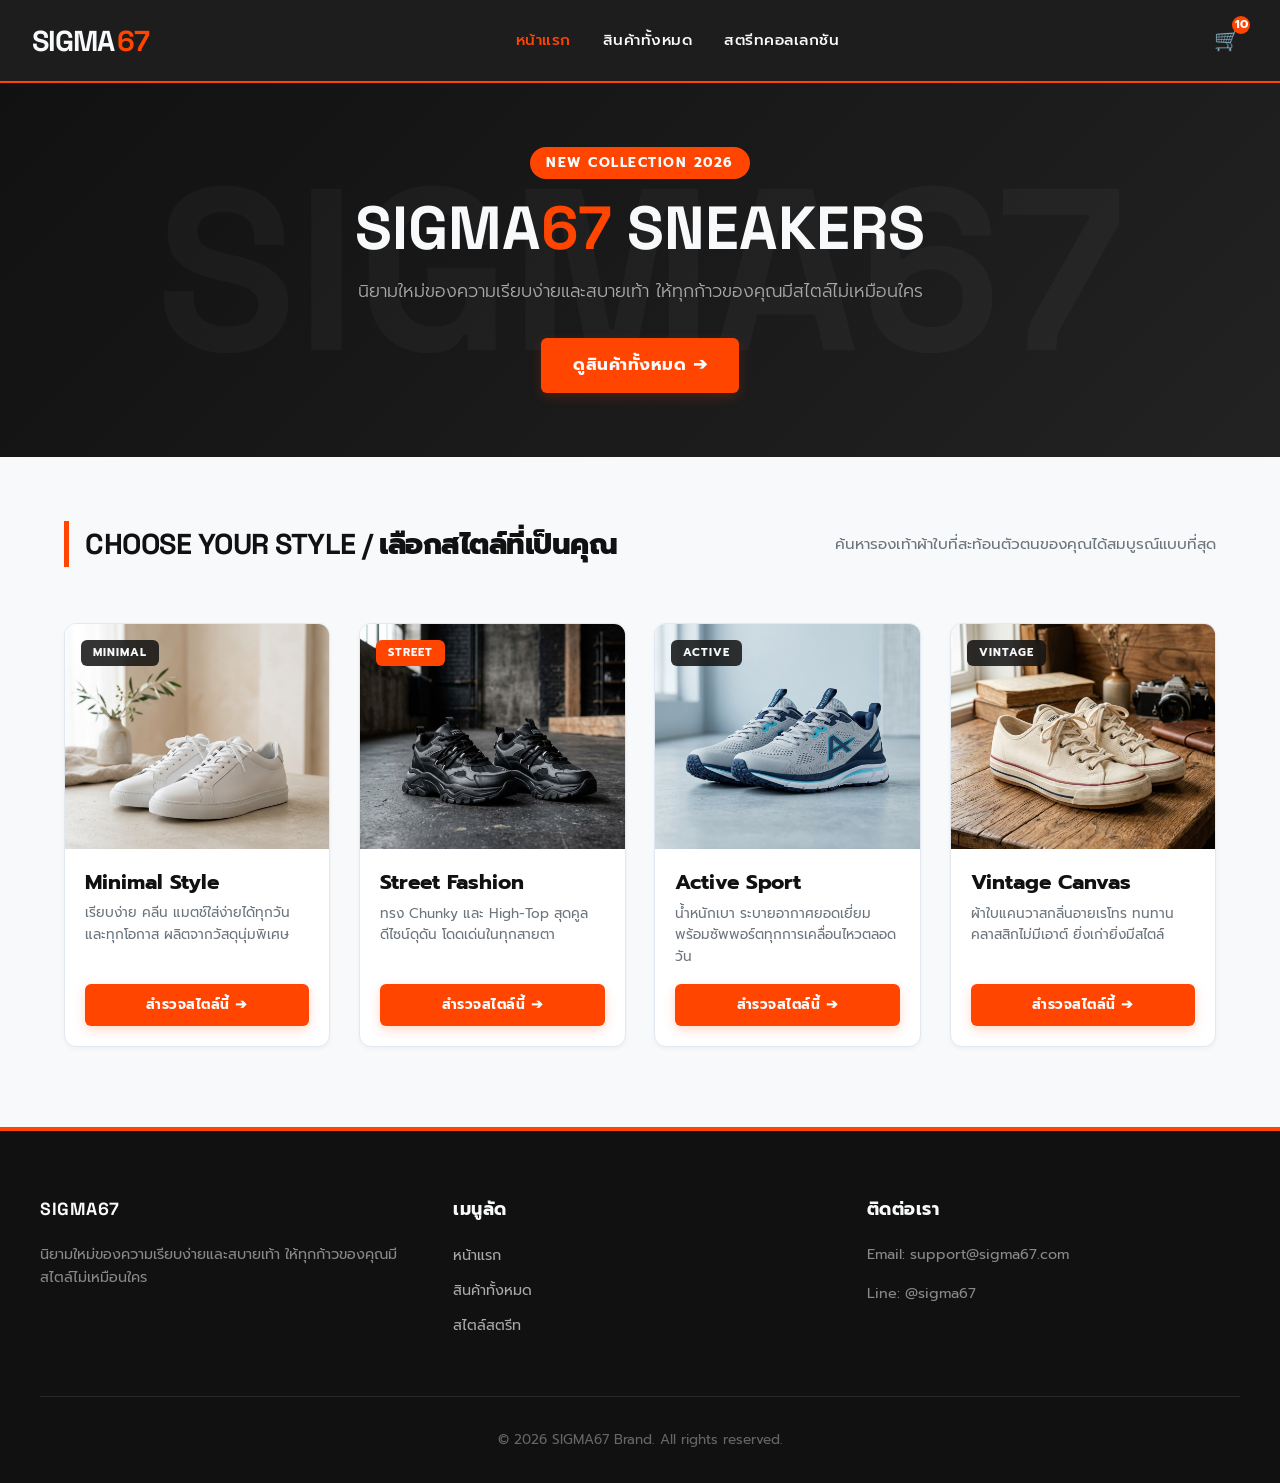
<file: index.html>
<!DOCTYPE html>
<html lang="th">
<head>
  <meta charset="UTF-8">
  <meta name="viewport" content="width=device-width, initial-scale=1.0">
  <title>SIGMA67 - นิยามใหม่ของความเรียบง่ายและสบายเท้า</title>
  <link rel="stylesheet" href="style.css">
</head>
<body>

  <!-- Navigation Bar -->
  <header class="navbar">
    <a href="index.html" class="brand-logo">
      SIGMA<span>67</span>
    </a>
    <nav>
      <ul class="nav-links">
        <li><a href="index.html" class="nav-link active">หน้าแรก</a></li>
        <li><a href="product.html" class="nav-link">สินค้าทั้งหมด</a></li>
        <li><a href="product.html?style=street" class="nav-link">สตรีทคอลเลกชัน</a></li>
      </ul>
    </nav>
    <div class="nav-actions">
      <a href="product.html" class="cart-btn" aria-label="สินค้าในตะกร้า">
        🛒
        <span class="cart-badge">10</span>
      </a>
    </div>
  </header>

  <!-- Hero Section -->
  <section class="hero-section">
    <div class="hero-content">
      <span class="hero-tag">NEW COLLECTION 2026</span>
      <h1 class="hero-title">SIGMA<span>67</span> SNEAKERS</h1>
      <p class="hero-subtitle">นิยามใหม่ของความเรียบง่ายและสบายเท้า ให้ทุกก้าวของคุณมีสไตล์ไม่เหมือนใคร</p>
      <a href="product.html" class="btn-buy" style="font-size: 1.05rem; padding: 0.9rem 2rem; display: inline-flex;">
        ดูสินค้าทั้งหมด ➔
      </a>
    </div>
  </section>

  <!-- Category / Styles Section -->
  <main class="filter-container" style="margin-top: 4rem; margin-bottom: 5rem;">
    <div class="filter-header" style="margin-bottom: 2rem;">
      <h2 class="section-title">CHOOSE YOUR STYLE / เลือกสไตล์ที่เป็นคุณ</h2>
      <p style="color: var(--text-muted); font-size: 0.95rem;">ค้นหารองเท้าผ้าใบที่สะท้อนตัวตนของคุณได้สมบูรณ์แบบที่สุด</p>
    </div>

    <!-- 4 Styles Grid Cards -->
    <div class="product-grid" style="grid-template-columns: repeat(auto-fit, minmax(240px, 1fr)); gap: 1.8rem;">
      
      <!-- Minimal Style Card -->
      <a href="product.html?style=minimal" class="product-card" style="text-decoration: none;">
        <span class="style-badge">MINIMAL</span>
        <div class="product-img-wrapper" style="padding-top: 85%;">
          <img src="images/minimal.jpg" alt="Minimal Style" class="product-img" onerror="this.src='https://via.placeholder.com/400x300?text=MINIMAL+STYLE'">
        </div>
        <div class="product-info" style="align-items: flex-start;">
          <h3 class="product-name" style="font-size: 1.3rem;">Minimal Style</h3>
          <p class="product-description" style="-webkit-line-clamp: 3;">เรียบง่าย คลีน แมตช์ใส่ง่ายได้ทุกวันและทุกโอกาส ผลิตจากวัสดุนุ่มพิเศษ</p>
          <span class="btn-buy" style="margin-top: auto; width: 100%; text-align: center;">สำรวจสไตล์นี้ ➔</span>
        </div>
      </a>

      <!-- Street Style Card -->
      <a href="product.html?style=street" class="product-card" style="text-decoration: none;">
        <span class="style-badge" style="background-color: var(--accent-color);">STREET</span>
        <div class="product-img-wrapper" style="padding-top: 85%;">
          <img src="images/street.jpg" alt="Street Style" class="product-img" onerror="this.src='https://via.placeholder.com/400x300?text=STREET+STYLE'">
        </div>
        <div class="product-info" style="align-items: flex-start;">
          <h3 class="product-name" style="font-size: 1.3rem;">Street Fashion</h3>
          <p class="product-description" style="-webkit-line-clamp: 3;">ทรง Chunky และ High-Top สุดคูล ดีไซน์ดุดัน โดดเด่นในทุกสายตา</p>
          <span class="btn-buy" style="margin-top: auto; width: 100%; text-align: center;">สำรวจสไตล์นี้ ➔</span>
        </div>
      </a>

      <!-- Active Style Card -->
      <a href="product.html?style=active" class="product-card" style="text-decoration: none;">
        <span class="style-badge">ACTIVE</span>
        <div class="product-img-wrapper" style="padding-top: 85%;">
          <img src="images/active.jpg" alt="Active Style" class="product-img" onerror="this.src='https://via.placeholder.com/400x300?text=ACTIVE+STYLE'">
        </div>
        <div class="product-info" style="align-items: flex-start;">
          <h3 class="product-name" style="font-size: 1.3rem;">Active Sport</h3>
          <p class="product-description" style="-webkit-line-clamp: 3;">น้ำหนักเบา ระบายอากาศยอดเยี่ยม พร้อมซัพพอร์ตทุกการเคลื่อนไหวตลอดวัน</p>
          <span class="btn-buy" style="margin-top: auto; width: 100%; text-align: center;">สำรวจสไตล์นี้ ➔</span>
        </div>
      </a>

      <!-- Vintage Style Card -->
      <a href="product.html?style=vintage" class="product-card" style="text-decoration: none;">
        <span class="style-badge">VINTAGE</span>
        <div class="product-img-wrapper" style="padding-top: 85%;">
          <img src="images/vintage.jpg" alt="Vintage Style" class="product-img" onerror="this.src='https://via.placeholder.com/400x300?text=VINTAGE+STYLE'">
        </div>
        <div class="product-info" style="align-items: flex-start;">
          <h3 class="product-name" style="font-size: 1.3rem;">Vintage Canvas</h3>
          <p class="product-description" style="-webkit-line-clamp: 3;">ผ้าใบแคนวาสกลิ่นอายเรโทร ทนทาน คลาสสิกไม่มีเอาต์ ยิ่งเก่ายิ่งมีสไตล์</p>
          <span class="btn-buy" style="margin-top: auto; width: 100%; text-align: center;">สำรวจสไตล์นี้ ➔</span>
        </div>
      </a>

    </div>
  </main>

  <!-- Footer -->
  <footer class="footer">
    <div class="footer-container">
      <div class="footer-col">
        <h4>SIGMA67</h4>
        <p>นิยามใหม่ของความเรียบง่ายและสบายเท้า ให้ทุกก้าวของคุณมีสไตล์ไม่เหมือนใคร</p>
      </div>
      <div class="footer-col">
        <h4>เมนูลัด</h4>
        <ul class="footer-links">
          <li><a href="index.html">หน้าแรก</a></li>
          <li><a href="product.html">สินค้าทั้งหมด</a></li>
          <li><a href="product.html?style=street">สไตล์สตรีท</a></li>
        </ul>
      </div>
      <div class="footer-col">
        <h4>ติดต่อเรา</h4>
        <p>Email: support@sigma67.com</p>
        <p>Line: @sigma67</p>
      </div>
    </div>
    <div class="footer-bottom">
      <p>&copy; 2026 SIGMA67 Brand. All rights reserved.</p>
    </div>
  </footer>

  <script src="script.js"></script>
</body>
</html>
</file>
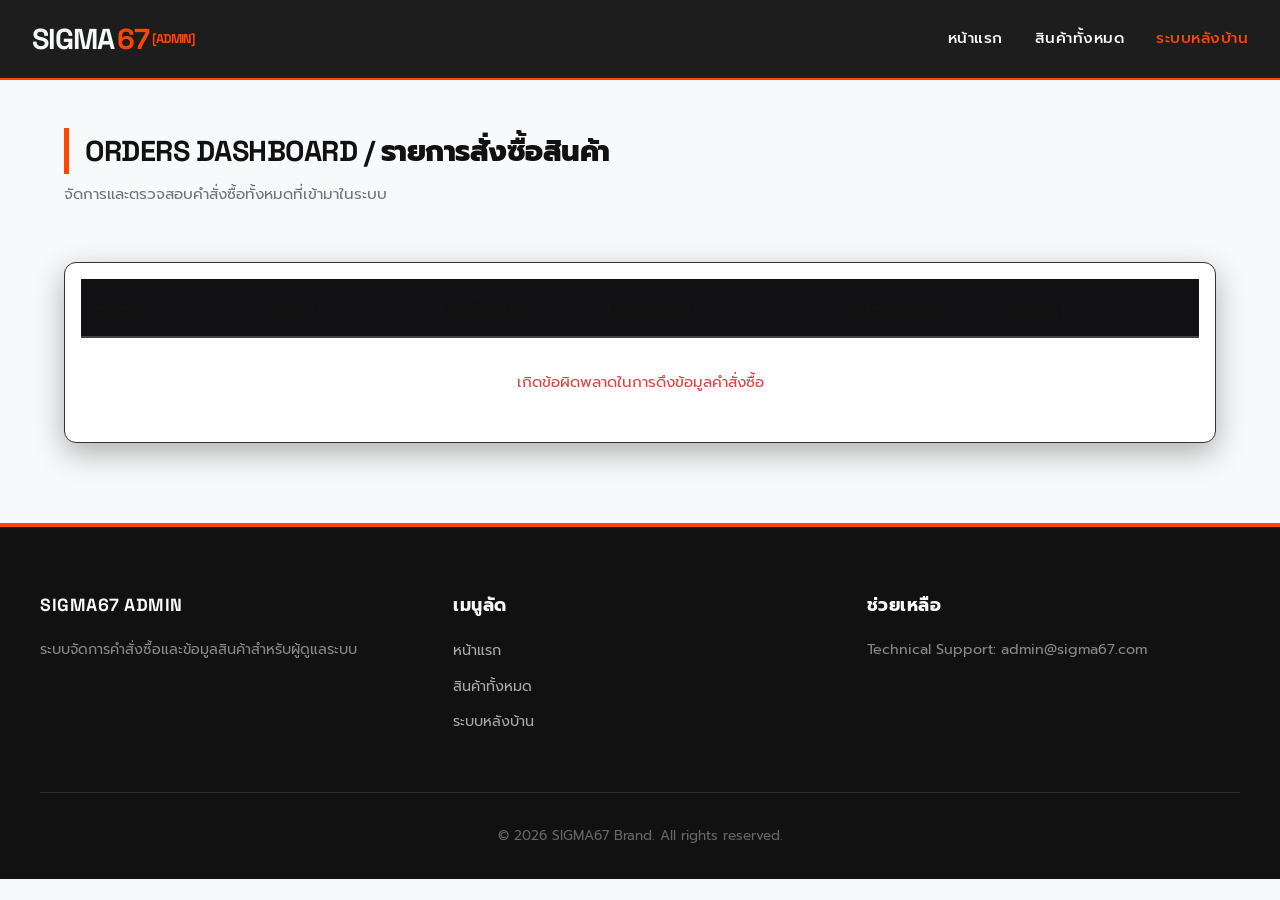
<file: admin.html>
<!DOCTYPE html>
<html lang="th">
<head>
  <meta charset="UTF-8">
  <meta name="viewport" content="width=device-width, initial-scale=1.0">
  <title>ระบบจัดการคำสั่งซื้อ Admin - SIGMA67</title>
  <link rel="stylesheet" href="style.css">
</head>
<body>

  <!-- Navigation Bar -->
  <header class="navbar">
    <a href="index.html" class="brand-logo">
      SIGMA<span>67</span> <small style="font-size: 0.8rem; color: var(--accent-color, #ff4757);">[ADMIN]</small>
    </a>
    <nav>
      <ul class="nav-links">
        <li><a href="index.html" class="nav-link">หน้าแรก</a></li>
        <li><a href="product.html" class="nav-link">สินค้าทั้งหมด</a></li>
        <li><a href="admin.html" class="nav-link active">ระบบหลังบ้าน</a></li>
      </ul>
    </nav>
  </header>

  <!-- Admin Dashboard Container -->
  <main class="filter-container" style="max-width: 1200px; margin-top: 3rem; margin-bottom: 5rem;">
    <div class="filter-header" style="display: flex; justify-content: space-between; align-items: center; flex-wrap: wrap; gap: 1rem; margin-bottom: 2rem;">
      <div>
        <h1 class="section-title" style="margin-bottom: 0.5rem;">ORDERS DASHBOARD / รายการสั่งซื้อสินค้า</h1>
        <p style="color: var(--text-muted); font-size: 0.95rem;">จัดการและตรวจสอบคำสั่งซื้อทั้งหมดที่เข้ามาในระบบ</p>
      </div>
    </div>

    <!-- Table Container with horizontal overflow for mobile -->
    <div style="overflow-x: auto; background: var(--bg-card, #1e1e24); border-radius: 12px; border: 1px solid var(--border-color, #333); box-shadow: 0 10px 30px rgba(0,0,0,0.3); padding: 1rem;">
      <table id="ordersTable" style="width: 100%; border-collapse: collapse; text-align: left; font-size: 0.95rem;">
        <thead>
          <tr style="border-bottom: 2px solid var(--border-color, #444); background: #121214;">
            <th style="padding: 1rem; font-weight: 600; min-width: 140px;">วันเวลา</th>
            <th style="padding: 1rem; font-weight: 600; min-width: 150px;">ชื่อลูกค้า</th>
            <th style="padding: 1rem; font-weight: 600; min-width: 140px;">เบอร์โทร/Line</th>
            <th style="padding: 1rem; font-weight: 600; min-width: 200px;">รายการสินค้า</th>
            <th style="padding: 1rem; font-weight: 600; min-width: 120px;">จำนวนเงินรวม</th>
            <th style="padding: 1rem; font-weight: 600; min-width: 180px;">หมายเหตุ</th>
          </tr>
        </thead>
        <tbody id="ordersTableBody">
          <!-- Dynamically populated by script.js -->
        </tbody>
      </table>
    </div>
  </main>

  <!-- Footer -->
  <footer class="footer">
    <div class="footer-container">
      <div class="footer-col">
        <h4>SIGMA67 Admin</h4>
        <p>ระบบจัดการคำสั่งซื้อและข้อมูลสินค้าสำหรับผู้ดูแลระบบ</p>
      </div>
      <div class="footer-col">
        <h4>เมนูลัด</h4>
        <ul class="footer-links">
          <li><a href="index.html">หน้าแรก</a></li>
          <li><a href="product.html">สินค้าทั้งหมด</a></li>
          <li><a href="admin.html">ระบบหลังบ้าน</a></li>
        </ul>
      </div>
      <div class="footer-col">
        <h4>ช่วยเหลือ</h4>
        <p>Technical Support: admin@sigma67.com</p>
      </div>
    </div>
    <div class="footer-bottom">
      <p>&copy; 2026 SIGMA67 Brand. All rights reserved.</p>
    </div>
  </footer>

  <script src="script.js"></script>
</body>
</html>
</file>
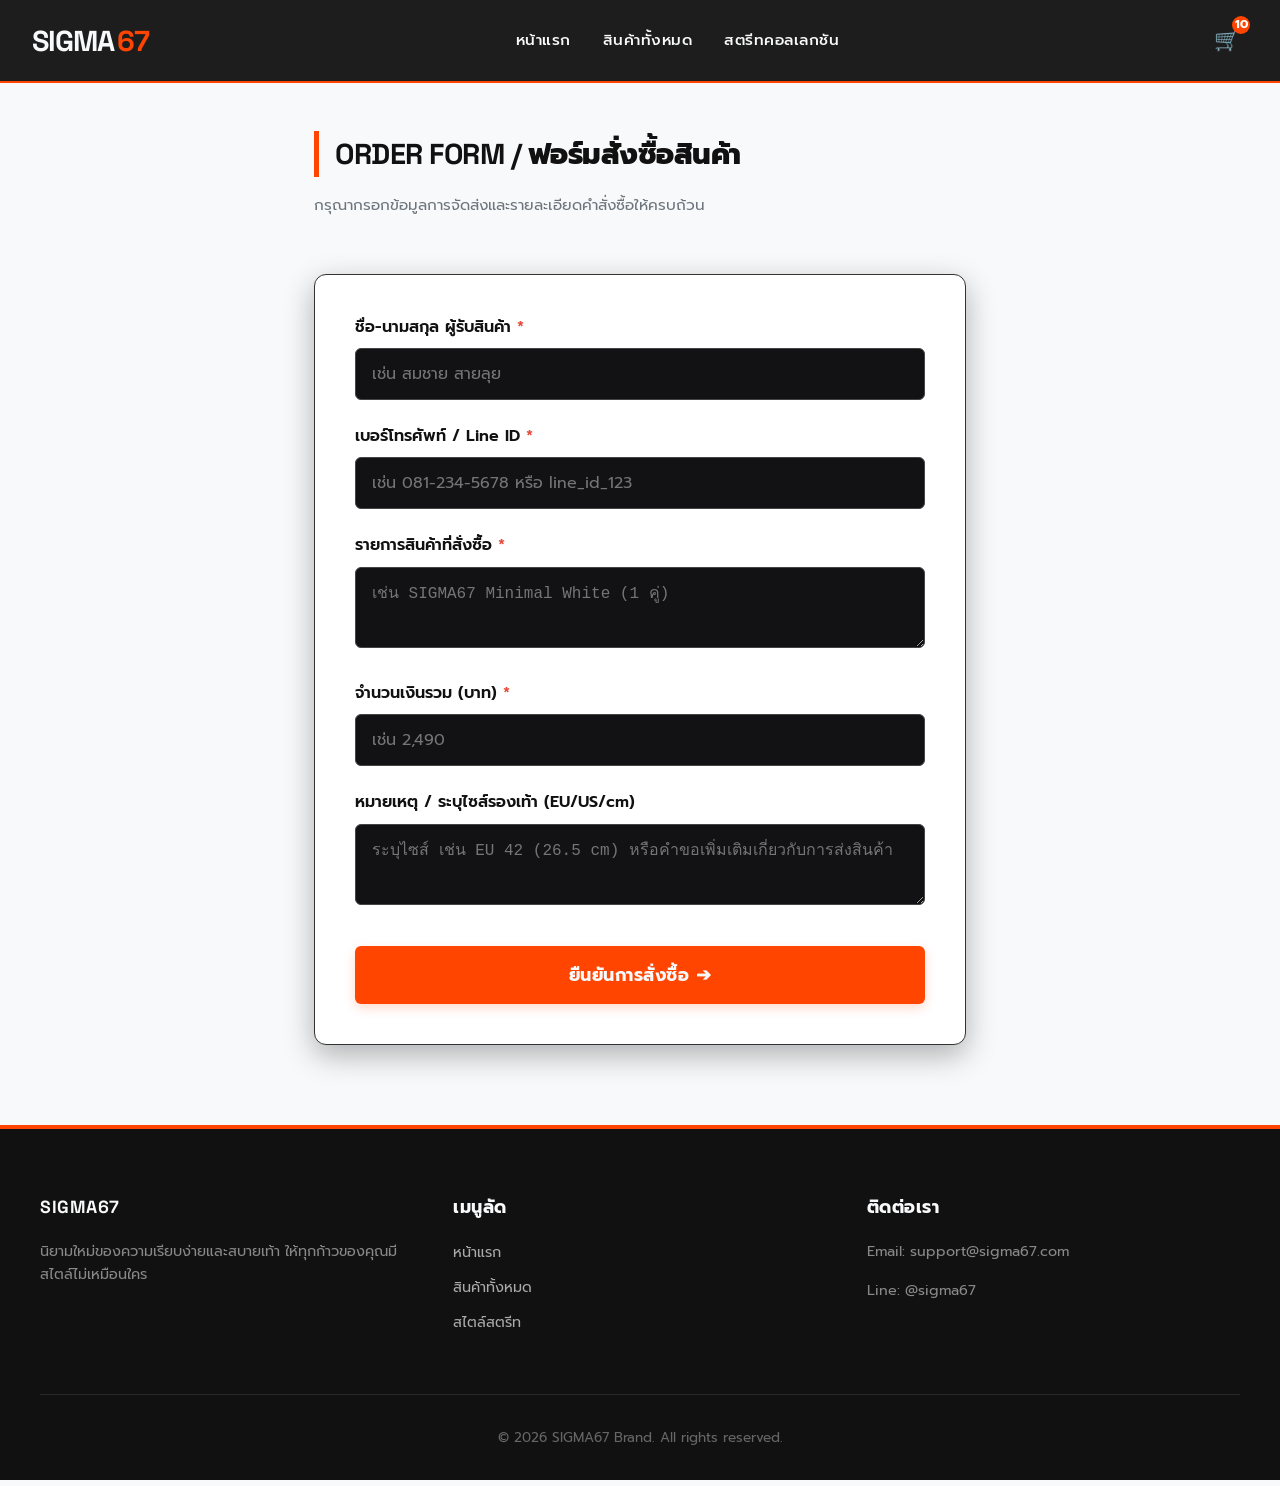
<file: order.html>
<!DOCTYPE html>
<html lang="th">
<head>
  <meta charset="UTF-8">
  <meta name="viewport" content="width=device-width, initial-scale=1.0">
  <title>สั่งซื้อสินค้า - SIGMA67 SNEAKERS</title>
  <link rel="stylesheet" href="style.css">
</head>
<body>

  <!-- Navigation Bar -->
  <header class="navbar">
    <a href="index.html" class="brand-logo">
      SIGMA<span>67</span>
    </a>
    <nav>
      <ul class="nav-links">
        <li><a href="index.html" class="nav-link">หน้าแรก</a></li>
        <li><a href="product.html" class="nav-link">สินค้าทั้งหมด</a></li>
        <li><a href="product.html?style=street" class="nav-link">สตรีทคอลเลกชัน</a></li>
      </ul>
    </nav>
    <div class="nav-actions">
      <a href="product.html" class="cart-btn" aria-label="สินค้าในตะกร้า">
        🛒
        <span class="cart-badge">10</span>
      </a>
    </div>
  </header>

  <!-- Order Form Section -->
  <main class="filter-container" style="max-width: 700px; margin-top: 3rem; margin-bottom: 5rem;">
    <div class="filter-header" style="text-align: center; margin-bottom: 2rem;">
      <h1 class="section-title">ORDER FORM / ฟอร์มสั่งซื้อสินค้า</h1>
      <p style="color: var(--text-muted); font-size: 0.95rem;">กรุณากรอกข้อมูลการจัดส่งและรายละเอียดคำสั่งซื้อให้ครบถ้วน</p>
    </div>

    <form id="orderForm" class="order-form-card" style="background: var(--bg-card, #1e1e24); padding: 2.5rem; border-radius: 12px; border: 1px solid var(--border-color, #333); box-shadow: 0 10px 30px rgba(0,0,0,0.3);">
      
      <div class="form-group" style="margin-bottom: 1.5rem;">
        <label for="customerName" style="display: block; margin-bottom: 0.5rem; font-weight: 600;">ชื่อ-นามสกุล ผู้รับสินค้า <span style="color: #e74c3c;">*</span></label>
        <input type="text" id="customerName" name="customerName" required placeholder="เช่น สมชาย สายลุย" style="width: 100%; padding: 0.8rem 1rem; border-radius: 6px; border: 1px solid #444; background: #121214; color: #fff; font-size: 1rem;">
      </div>

      <div class="form-group" style="margin-bottom: 1.5rem;">
        <label for="contact" style="display: block; margin-bottom: 0.5rem; font-weight: 600;">เบอร์โทรศัพท์ / Line ID <span style="color: #e74c3c;">*</span></label>
        <input type="text" id="contact" name="contact" required placeholder="เช่น 081-234-5678 หรือ line_id_123" style="width: 100%; padding: 0.8rem 1rem; border-radius: 6px; border: 1px solid #444; background: #121214; color: #fff; font-size: 1rem;">
      </div>

      <div class="form-group" style="margin-bottom: 1.5rem;">
        <label for="items" style="display: block; margin-bottom: 0.5rem; font-weight: 600;">รายการสินค้าที่สั่งซื้อ <span style="color: #e74c3c;">*</span></label>
        <textarea id="items" name="items" required rows="3" placeholder="เช่น SIGMA67 Minimal White (1 คู่)" style="width: 100%; padding: 0.8rem 1rem; border-radius: 6px; border: 1px solid #444; background: #121214; color: #fff; font-size: 1rem; resize: vertical;"></textarea>
      </div>

      <div class="form-group" style="margin-bottom: 1.5rem;">
        <label for="total" style="display: block; margin-bottom: 0.5rem; font-weight: 600;">จำนวนเงินรวม (บาท) <span style="color: #e74c3c;">*</span></label>
        <input type="text" id="total" name="total" required placeholder="เช่น 2,490" style="width: 100%; padding: 0.8rem 1rem; border-radius: 6px; border: 1px solid #444; background: #121214; color: #fff; font-size: 1rem;">
      </div>

      <div class="form-group" style="margin-bottom: 2rem;">
        <label for="note" style="display: block; margin-bottom: 0.5rem; font-weight: 600;">หมายเหตุ / ระบุไซส์รองเท้า (EU/US/cm)</label>
        <textarea id="note" name="note" rows="3" placeholder="ระบุไซส์ เช่น EU 42 (26.5 cm) หรือคำขอเพิ่มเติมเกี่ยวกับการส่งสินค้า" style="width: 100%; padding: 0.8rem 1rem; border-radius: 6px; border: 1px solid #444; background: #121214; color: #fff; font-size: 1rem; resize: vertical;"></textarea>
      </div>

      <button type="submit" class="btn-buy" style="width: 100%; padding: 1rem; font-size: 1.1rem; border: none; cursor: pointer; text-align: center; justify-content: center;">
        ยืนยันการสั่งซื้อ ➔
      </button>

    </form>
  </main>

  <!-- Footer -->
  <footer class="footer">
    <div class="footer-container">
      <div class="footer-col">
        <h4>SIGMA67</h4>
        <p>นิยามใหม่ของความเรียบง่ายและสบายเท้า ให้ทุกก้าวของคุณมีสไตล์ไม่เหมือนใคร</p>
      </div>
      <div class="footer-col">
        <h4>เมนูลัด</h4>
        <ul class="footer-links">
          <li><a href="index.html">หน้าแรก</a></li>
          <li><a href="product.html">สินค้าทั้งหมด</a></li>
          <li><a href="product.html?style=street">สไตล์สตรีท</a></li>
        </ul>
      </div>
      <div class="footer-col">
        <h4>ติดต่อเรา</h4>
        <p>Email: support@sigma67.com</p>
        <p>Line: @sigma67</p>
      </div>
    </div>
    <div class="footer-bottom">
      <p>&copy; 2026 SIGMA67 Brand. All rights reserved.</p>
    </div>
  </footer>

  <script src="script.js"></script>
</body>
</html>
</file>
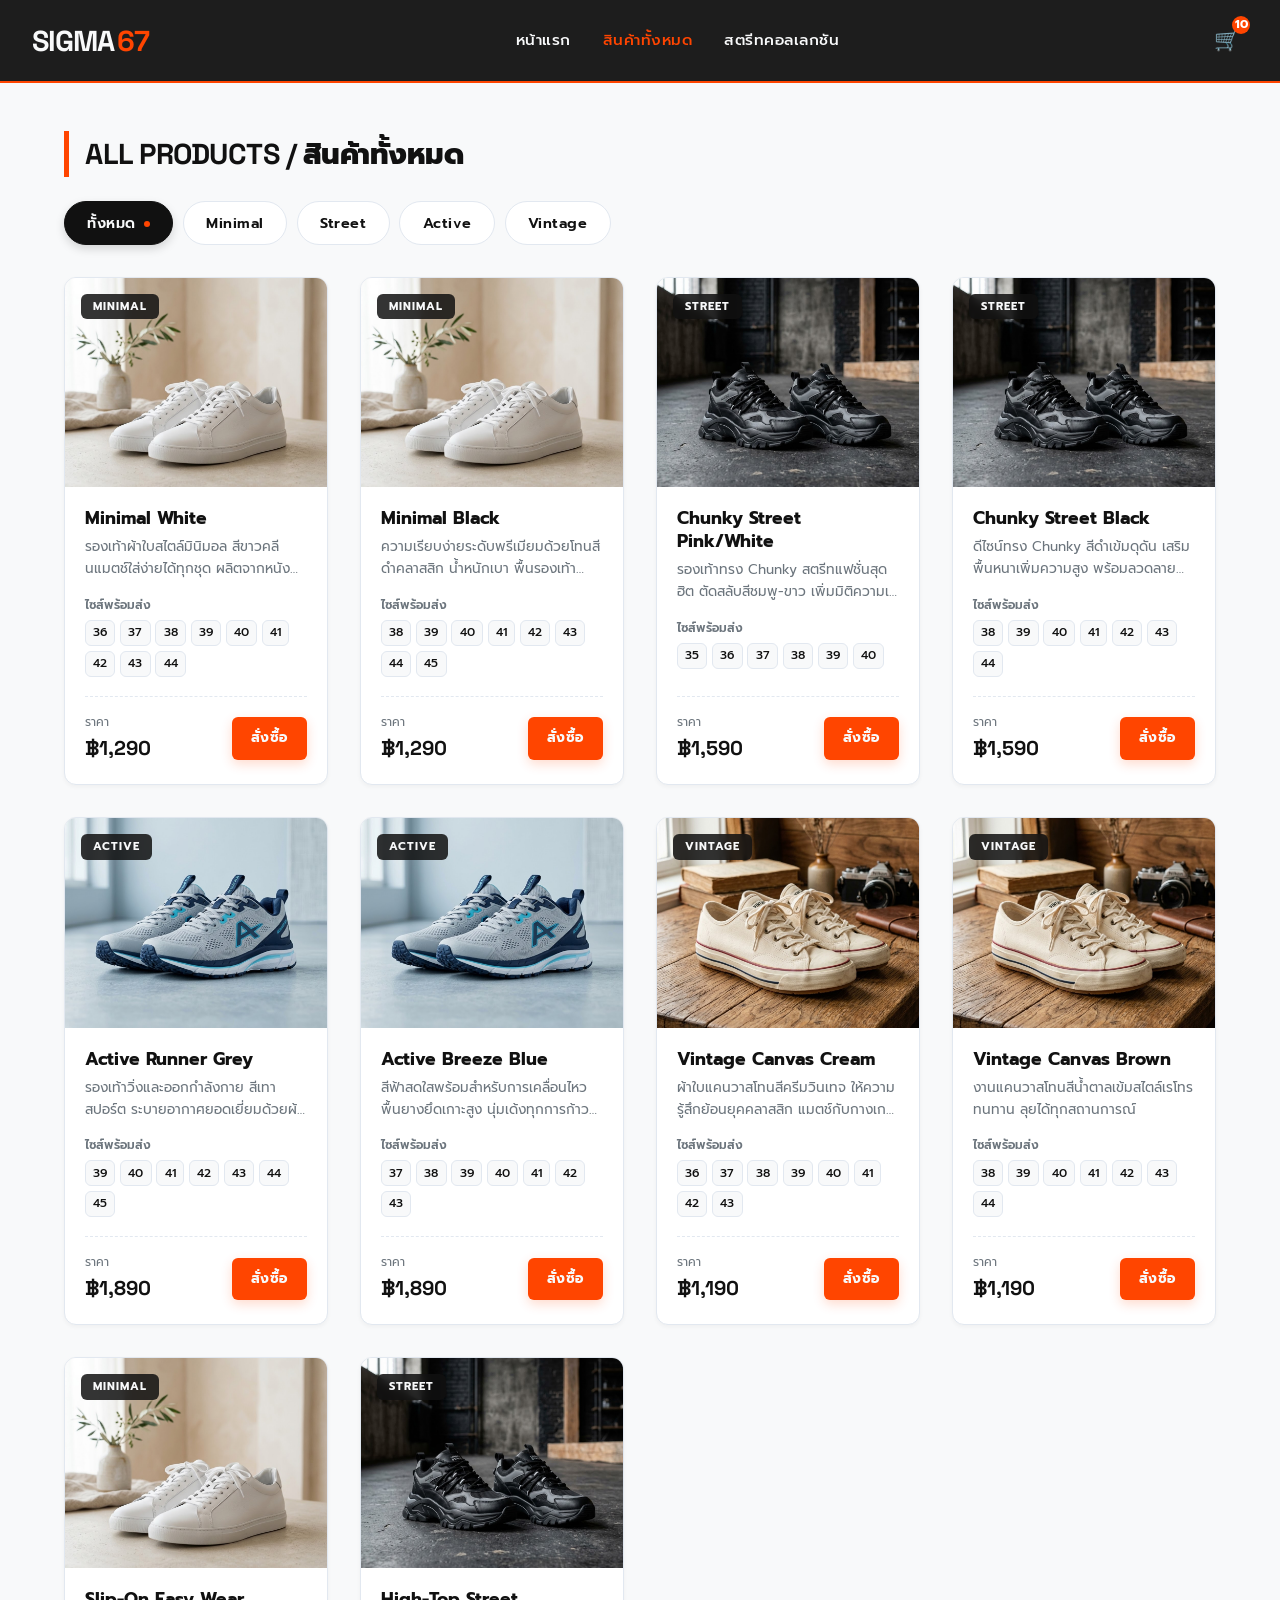
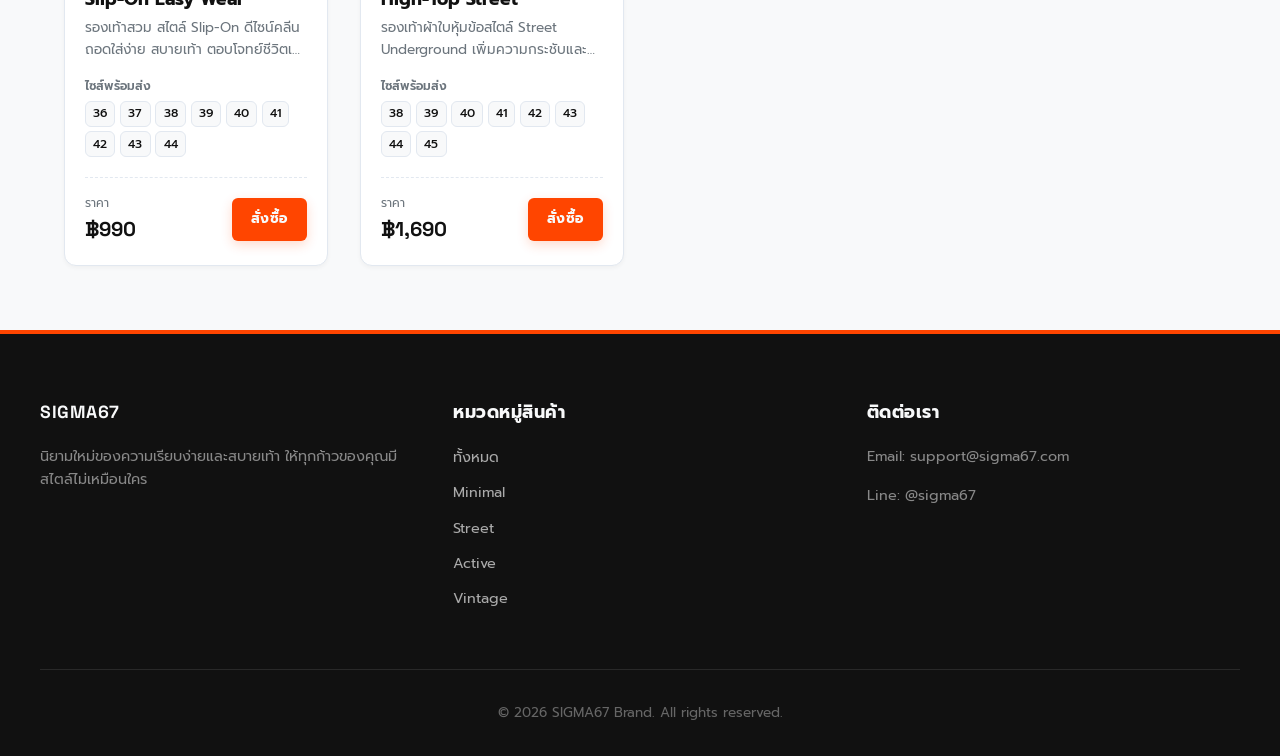
<file: product.html>
<!DOCTYPE html>
<html lang="th">
<head>
  <meta charset="UTF-8">
  <meta name="viewport" content="width=device-width, initial-scale=1.0">
  <title>สินค้าทั้งหมด - SIGMA67 SNEAKERS</title>
  <link rel="stylesheet" href="style.css">
</head>
<body>

  <!-- Navigation Bar -->
  <header class="navbar">
    <a href="index.html" class="brand-logo">
      SIGMA<span>67</span>
    </a>
    <nav>
      <ul class="nav-links">
        <li><a href="index.html" class="nav-link">หน้าแรก</a></li>
        <li><a href="product.html" class="nav-link active">สินค้าทั้งหมด</a></li>
        <li><a href="product.html?style=street" class="nav-link">สตรีทคอลเลกชัน</a></li>
      </ul>
    </nav>
    <div class="nav-actions">
      <a href="product.html" class="cart-btn" aria-label="สินค้าในตะกร้า">
        🛒
        <span class="cart-badge">10</span>
      </a>
    </div>
  </header>

  <!-- Filter & Header Section -->
  <section class="filter-container">
    <div class="filter-header">
      <h1 class="section-title">ALL PRODUCTS / สินค้าทั้งหมด</h1>
    </div>

    <!-- Filter Buttons Bar (Injected/Handled by script.js) -->
    <div id="filter-bar" class="filter-buttons"></div>
  </section>

  <!-- Product List Grid Container -->
  <main class="product-grid-container">
    <!-- Product Cards rendered dynamically by script.js -->
    <div id="product-list" class="product-grid"></div>
  </main>

  <!-- Footer -->
  <footer class="footer">
    <div class="footer-container">
      <div class="footer-col">
        <h4>SIGMA67</h4>
        <p>นิยามใหม่ของความเรียบง่ายและสบายเท้า ให้ทุกก้าวของคุณมีสไตล์ไม่เหมือนใคร</p>
      </div>
      <div class="footer-col">
        <h4>หมวดหมู่สินค้า</h4>
        <ul class="footer-links">
          <li><a href="product.html">ทั้งหมด</a></li>
          <li><a href="product.html?style=minimal">Minimal</a></li>
          <li><a href="product.html?style=street">Street</a></li>
          <li><a href="product.html?style=active">Active</a></li>
          <li><a href="product.html?style=vintage">Vintage</a></li>
        </ul>
      </div>
      <div class="footer-col">
        <h4>ติดต่อเรา</h4>
        <p>Email: support@sigma67.com</p>
        <p>Line: @sigma67</p>
      </div>
    </div>
    <div class="footer-bottom">
      <p>&copy; 2026 SIGMA67 Brand. All rights reserved.</p>
    </div>
  </footer>

  <script src="script.js"></script>
</body>
</html>
</file>
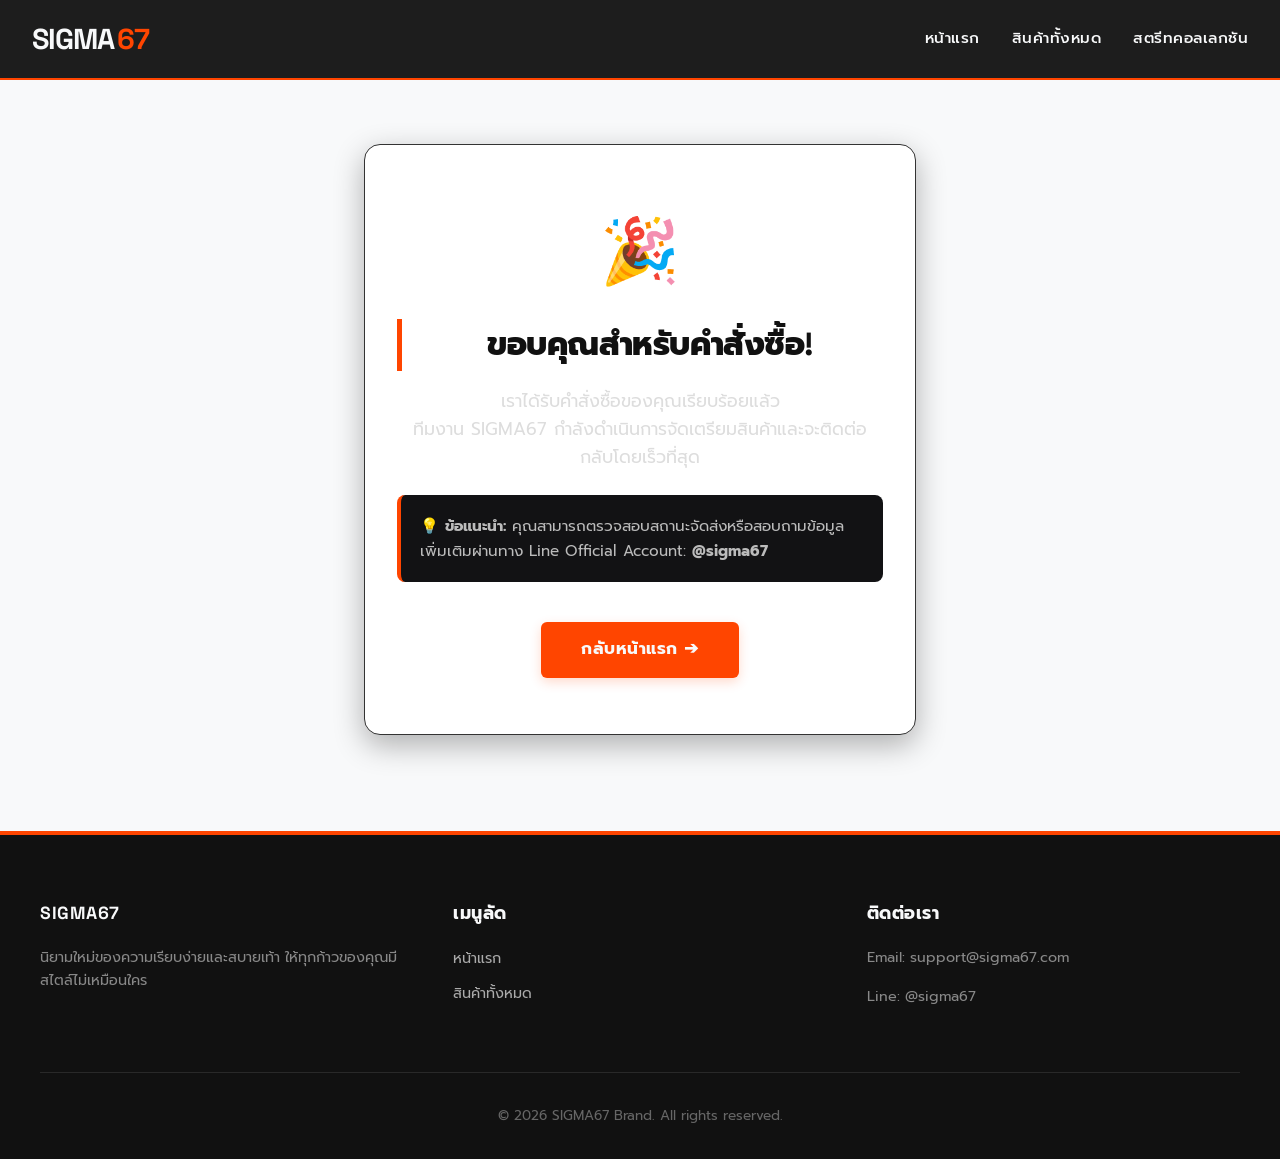
<file: thankyou.html>
<!DOCTYPE html>
<html lang="th">
<head>
  <meta charset="UTF-8">
  <meta name="viewport" content="width=device-width, initial-scale=1.0">
  <title>ขอบคุณสำหรับคำสั่งซื้อ - SIGMA67 SNEAKERS</title>
  <link rel="stylesheet" href="style.css">
</head>
<body>

  <!-- Navigation Bar -->
  <header class="navbar">
    <a href="index.html" class="brand-logo">
      SIGMA<span>67</span>
    </a>
    <nav>
      <ul class="nav-links">
        <li><a href="index.html" class="nav-link">หน้าแรก</a></li>
        <li><a href="product.html" class="nav-link">สินค้าทั้งหมด</a></li>
        <li><a href="product.html?style=street" class="nav-link">สตรีทคอลเลกชัน</a></li>
      </ul>
    </nav>
  </header>

  <!-- Thank You Container -->
  <main class="filter-container" style="max-width: 600px; margin-top: 4rem; margin-bottom: 6rem; text-align: center;">
    <div style="background: var(--bg-card, #1e1e24); padding: 3.5rem 2rem; border-radius: 16px; border: 1px solid var(--border-color, #333); box-shadow: 0 10px 30px rgba(0,0,0,0.3);">
      
      <div style="font-size: 4rem; margin-bottom: 1rem; color: var(--accent-color, #ff4757);">🎉</div>
      
      <h1 class="section-title" style="font-size: 2rem; margin-bottom: 1rem;">ขอบคุณสำหรับคำสั่งซื้อ!</h1>
      
      <p style="font-size: 1.1rem; color: #ddd; margin-bottom: 1.5rem; line-height: 1.6;">
        เราได้รับคำสั่งซื้อของคุณเรียบร้อยแล้ว<br>
        ทีมงาน SIGMA67 กำลังดำเนินการจัดเตรียมสินค้าและจะติดต่อกลับโดยเร็วที่สุด
      </p>

      <div style="background: #121214; padding: 1.2rem; border-radius: 8px; margin-bottom: 2.5rem; border-left: 4px solid var(--accent-color, #ff4757); text-align: left;">
        <p style="font-size: 0.95rem; color: #bbb; margin: 0;">
          💡 <strong>ข้อแนะนำ:</strong> คุณสามารถตรวจสอบสถานะจัดส่งหรือสอบถามข้อมูลเพิ่มเติมผ่านทาง Line Official Account: <strong>@sigma67</strong>
        </p>
      </div>

      <a href="index.html" class="btn-buy" style="display: inline-block; padding: 0.9rem 2.5rem; font-size: 1.05rem; text-decoration: none;">
        กลับหน้าแรก ➔
      </a>

    </div>
  </main>

  <!-- Footer -->
  <footer class="footer">
    <div class="footer-container">
      <div class="footer-col">
        <h4>SIGMA67</h4>
        <p>นิยามใหม่ของความเรียบง่ายและสบายเท้า ให้ทุกก้าวของคุณมีสไตล์ไม่เหมือนใคร</p>
      </div>
      <div class="footer-col">
        <h4>เมนูลัด</h4>
        <ul class="footer-links">
          <li><a href="index.html">หน้าแรก</a></li>
          <li><a href="product.html">สินค้าทั้งหมด</a></li>
        </ul>
      </div>
      <div class="footer-col">
        <h4>ติดต่อเรา</h4>
        <p>Email: support@sigma67.com</p>
        <p>Line: @sigma67</p>
      </div>
    </div>
    <div class="footer-bottom">
      <p>&copy; 2026 SIGMA67 Brand. All rights reserved.</p>
    </div>
  </footer>

  <script src="script.js"></script>
</body>
</html>
</file>
<file: style.css>
/* ==========================================================================
   SIGMA67 SNEAKERS - STREET FASHION THEME
   ========================================================================== */

/* Google Fonts Import */
@import url('https://fonts.googleapis.com/css2?family=Prompt:ital,wght@0,300;0,400;0,500;0,600;0,700;0,800;1,400&family=Space+Grotesk:wght@500;700&display=swap');

/* --------------------------------------------------------------------------
   CSS Custom Properties (Variables)
   -------------------------------------------------------------------------- */
:root {
  /* Color Palette */
  --bg-main: #f8f9fa;
  --bg-card: #ffffff;
  --bg-dark: #111111;
  --bg-secondary: #1a1a1a;
  
  --text-main: #111111;
  --text-muted: #6c757d;
  --text-light: #f8f9fa;
  
  --color-border: #e2e8f0;
  --color-border-dark: #2d3748;
  
  /* Accent Color: Street Orange / Electric Fire */
  --accent-color: #ff4500;
  --accent-hover: #e03e00;
  --accent-active: #c43700;
  --accent-light: #fff2ed;
  --accent-glow: rgba(255, 69, 0, 0.25);
  
  /* Typography */
  --font-primary: 'Prompt', -apple-system, BlinkMacSystemFont, 'Segoe UI', Roboto, sans-serif;
  --font-display: 'Space Grotesk', 'Prompt', sans-serif;
  
  /* Shadows */
  --shadow-sm: 0 2px 4px rgba(0, 0, 0, 0.04);
  --shadow-md: 0 4px 12px rgba(0, 0, 0, 0.08);
  --shadow-lg: 0 12px 24px rgba(0, 0, 0, 0.12);
  --shadow-accent: 0 6px 20px rgba(255, 69, 0, 0.3);
  
  /* Transitions */
  --transition-fast: 0.2s ease;
  --transition-normal: 0.3s cubic-bezier(0.16, 1, 0.3, 1);
  
  /* Border Radius */
  --radius-sm: 6px;
  --radius-md: 12px;
  --radius-lg: 20px;
  --radius-pill: 999px;
}

/* --------------------------------------------------------------------------
   Reset & General Styles
   -------------------------------------------------------------------------- */
*, *::before, *::after {
  box-sizing: border-box;
  margin: 0;
  padding: 0;
}

html {
  font-size: 16px;
  scroll-behavior: smooth;
}

body {
  font-family: var(--font-primary);
  background-color: var(--bg-main);
  color: var(--text-main);
  line-height: 1.6;
  -webkit-font-smoothing: antialiased;
}

img {
  max-width: 100%;
  height: auto;
  display: block;
}

a {
  color: inherit;
  text-decoration: none;
}

button, input, select {
  font-family: inherit;
  font-size: inherit;
  border: none;
  outline: none;
}

button {
  cursor: pointer;
}

/* --------------------------------------------------------------------------
   Header & Navigation Bar
   -------------------------------------------------------------------------- */
.navbar {
  position: sticky;
  top: 0;
  z-index: 1000;
  background-color: rgba(17, 17, 17, 0.95);
  backdrop-filter: blur(10px);
  color: var(--text-light);
  padding: 1rem 2rem;
  display: flex;
  justify-content: space-between;
  align-items: center;
  border-bottom: 2px solid var(--accent-color);
}

.brand-logo {
  font-family: var(--font-display);
  font-size: 1.8rem;
  font-weight: 800;
  letter-spacing: -1px;
  text-transform: uppercase;
  color: var(--text-light);
  display: flex;
  align-items: center;
  gap: 0.2rem;
}

.brand-logo span {
  color: var(--accent-color);
}

.nav-links {
  display: flex;
  gap: 2rem;
  list-style: none;
  align-items: center;
}

.nav-link {
  font-weight: 500;
  font-size: 0.95rem;
  letter-spacing: 0.5px;
  text-transform: uppercase;
  transition: color var(--transition-fast);
}

.nav-link:hover, .nav-link.active {
  color: var(--accent-color);
}

.nav-actions {
  display: flex;
  align-items: center;
  gap: 1.2rem;
}

.cart-btn {
  position: relative;
  background: transparent;
  color: var(--text-light);
  font-size: 1.3rem;
  padding: 0.5rem;
  display: flex;
  align-items: center;
  transition: color var(--transition-fast);
}

.cart-btn:hover {
  color: var(--accent-color);
}

.cart-badge {
  position: absolute;
  top: 0;
  right: -2px;
  background-color: var(--accent-color);
  color: #fff;
  font-size: 0.75rem;
  font-weight: 700;
  width: 18px;
  height: 18px;
  border-radius: 50%;
  display: flex;
  align-items: center;
  justify-content: center;
}

/* --------------------------------------------------------------------------
   Hero Banner Section
   -------------------------------------------------------------------------- */
.hero-section {
  background: linear-gradient(135deg, #111111 0%, #222222 100%);
  color: var(--text-light);
  padding: 4rem 2rem;
  text-align: center;
  position: relative;
  overflow: hidden;
}

.hero-section::before {
  content: 'SIGMA67';
  position: absolute;
  top: 50%;
  left: 50%;
  transform: translate(-50%, -50%);
  font-family: var(--font-display);
  font-size: 18vw;
  font-weight: 900;
  color: rgba(255, 255, 255, 0.03);
  pointer-events: none;
  white-space: nowrap;
}

.hero-content {
  max-width: 800px;
  margin: 0 auto;
  position: relative;
  z-index: 1;
}

.hero-tag {
  display: inline-block;
  background: var(--accent-color);
  color: var(--text-light);
  font-size: 0.85rem;
  font-weight: 700;
  padding: 0.3rem 1rem;
  border-radius: var(--radius-pill);
  text-transform: uppercase;
  letter-spacing: 1.5px;
  margin-bottom: 1rem;
}

.hero-title {
  font-family: var(--font-display);
  font-size: clamp(2.2rem, 5vw, 3.8rem);
  font-weight: 800;
  line-height: 1.1;
  margin-bottom: 1rem;
  text-transform: uppercase;
}

.hero-title span {
  color: var(--accent-color);
}

.hero-subtitle {
  font-size: 1.1rem;
  color: #aaa;
  margin-bottom: 2rem;
  font-weight: 300;
}

/* --------------------------------------------------------------------------
   Controls & Filter Bar
   -------------------------------------------------------------------------- */
.filter-container {
  max-width: 1200px;
  margin: 3rem auto 2rem;
  padding: 0 1.5rem;
  display: flex;
  flex-direction: column;
  gap: 1.5rem;
}

.filter-header {
  display: flex;
  justify-content: space-between;
  align-items: center;
  flex-wrap: wrap;
  gap: 1rem;
}

.section-title {
  font-family: var(--font-display);
  font-size: 1.8rem;
  font-weight: 800;
  text-transform: uppercase;
  letter-spacing: -0.5px;
  position: relative;
  padding-left: 1rem;
  border-left: 5px solid var(--accent-color);
}

/* Filter Buttons */
.filter-buttons {
  display: flex;
  flex-wrap: wrap;
  gap: 0.6rem;
}

.btn-filter {
  background-color: var(--bg-card);
  color: var(--text-main);
  border: 1px solid var(--color-border);
  padding: 0.6rem 1.4rem;
  border-radius: var(--radius-pill);
  font-size: 0.9rem;
  font-weight: 600;
  letter-spacing: 0.5px;
  transition: all var(--transition-fast);
}

.btn-filter:hover {
  border-color: var(--accent-color);
  color: var(--accent-color);
  transform: translateY(-2px);
}

.btn-filter.active {
  background-color: var(--bg-dark);
  color: var(--text-light);
  border-color: var(--bg-dark);
  box-shadow: 0 4px 10px rgba(0, 0, 0, 0.15);
}

.btn-filter.active::after {
  content: '';
  display: inline-block;
  width: 6px;
  height: 6px;
  background-color: var(--accent-color);
  border-radius: 50%;
  margin-left: 8px;
  vertical-align: middle;
}

/* Search and Sort */
.search-sort-bar {
  display: flex;
  gap: 1rem;
  align-items: center;
  flex-wrap: wrap;
}

.search-input-wrapper {
  position: relative;
  flex: 1;
  min-width: 240px;
}

.search-input {
  width: 100%;
  padding: 0.7rem 1rem 0.7rem 2.5rem;
  border: 1px solid var(--color-border);
  border-radius: var(--radius-pill);
  background-color: var(--bg-card);
  font-size: 0.9rem;
  transition: border-color var(--transition-fast);
}

.search-input:focus {
  border-color: var(--accent-color);
  box-shadow: 0 0 0 3px var(--accent-glow);
}

.search-icon {
  position: absolute;
  left: 1rem;
  top: 50%;
  transform: translateY(-50%);
  color: var(--text-muted);
}

/* --------------------------------------------------------------------------
   Product Grid & Cards
   -------------------------------------------------------------------------- */
.product-grid-container {
  max-width: 1200px;
  margin: 0 auto 4rem;
  padding: 0 1.5rem;
}

.product-grid {
  display: grid;
  grid-template-columns: repeat(auto-fill, minmax(260px, 1fr));
  gap: 2rem;
}

.product-card {
  background-color: var(--bg-card);
  border-radius: var(--radius-md);
  overflow: hidden;
  box-shadow: var(--shadow-sm);
  border: 1px solid var(--color-border);
  transition: transform var(--transition-normal), box-shadow var(--transition-normal);
  display: flex;
  flex-direction: column;
  position: relative;
}

.product-card:hover {
  transform: translateY(-8px);
  box-shadow: var(--shadow-lg);
  border-color: rgba(255, 69, 0, 0.3);
}

/* Badge for Style Tag */
.style-badge {
  position: absolute;
  top: 1rem;
  left: 1rem;
  z-index: 2;
  background-color: rgba(17, 17, 17, 0.85);
  color: var(--text-light);
  font-size: 0.7rem;
  font-weight: 700;
  text-transform: uppercase;
  padding: 0.25rem 0.75rem;
  border-radius: var(--radius-sm);
  letter-spacing: 1px;
  backdrop-filter: blur(4px);
}

/* Product Image Box */
.product-img-wrapper {
  position: relative;
  width: 100%;
  padding-top: 80%; /* Aspect Ratio 5:4 */
  background-color: #f0f0f2;
  overflow: hidden;
}

.product-img {
  position: absolute;
  top: 0;
  left: 0;
  width: 100%;
  height: 100%;
  object-fit: cover;
  transition: transform 0.5s ease;
}

.product-card:hover .product-img {
  transform: scale(1.08);
}

/* Product Details */
.product-info {
  padding: 1.25rem;
  display: flex;
  flex-direction: column;
  flex-grow: 1;
}

.product-name {
  font-size: 1.1rem;
  font-weight: 700;
  color: var(--text-main);
  margin-bottom: 0.4rem;
  line-height: 1.3;
}

.product-description {
  font-size: 0.85rem;
  color: var(--text-muted);
  margin-bottom: 1rem;
  display: -webkit-box;
  -webkit-line-clamp: 2;
  -webkit-box-orient: vertical;
  overflow: hidden;
}

/* Size Chips */
.size-chips-wrapper {
  margin-bottom: 1.2rem;
}

.size-title {
  font-size: 0.75rem;
  font-weight: 600;
  color: var(--text-muted);
  text-transform: uppercase;
  margin-bottom: 0.3rem;
}

.size-chips {
  display: flex;
  flex-wrap: wrap;
  gap: 0.3rem;
}

.size-chip {
  font-size: 0.75rem;
  padding: 0.15rem 0.45rem;
  background-color: var(--bg-main);
  border: 1px solid var(--color-border);
  border-radius: var(--radius-sm);
  color: var(--text-main);
  font-weight: 500;
}

/* Price & CTA Button */
.product-footer {
  margin-top: auto;
  padding-top: 1rem;
  border-top: 1px dashed var(--color-border);
  display: flex;
  align-items: center;
  justify-content: space-between;
  gap: 0.8rem;
}

.product-price {
  display: flex;
  flex-direction: column;
}

.price-currency {
  font-size: 0.75rem;
  color: var(--text-muted);
}

.price-amount {
  font-family: var(--font-display);
  font-size: 1.25rem;
  font-weight: 800;
  color: var(--text-main);
}

/* Order Button */
.btn-buy {
  background-color: var(--accent-color);
  color: var(--text-light);
  font-weight: 700;
  font-size: 0.85rem;
  padding: 0.65rem 1.2rem;
  border-radius: var(--radius-sm);
  text-transform: uppercase;
  letter-spacing: 0.5px;
  transition: all var(--transition-fast);
  display: inline-flex;
  align-items: center;
  justify-content: center;
  gap: 0.4rem;
  box-shadow: 0 4px 12px rgba(255, 69, 0, 0.2);
}

.btn-buy:hover {
  background-color: var(--accent-hover);
  box-shadow: var(--shadow-accent);
  transform: translateY(-2px);
}

.btn-buy:active {
  background-color: var(--accent-active);
  transform: translateY(0);
}

/* --------------------------------------------------------------------------
   Footer Section
   -------------------------------------------------------------------------- */
.footer {
  background-color: var(--bg-dark);
  color: var(--text-light);
  padding: 4rem 2rem 2rem;
  border-top: 4px solid var(--accent-color);
}

.footer-container {
  max-width: 1200px;
  margin: 0 auto;
  display: grid;
  grid-template-columns: repeat(auto-fit, minmax(220px, 1fr));
  gap: 2.5rem;
  margin-bottom: 3rem;
}

.footer-col h4 {
  font-family: var(--font-display);
  font-size: 1.1rem;
  margin-bottom: 1.2rem;
  text-transform: uppercase;
  color: var(--text-light);
  letter-spacing: 0.5px;
}

.footer-col p {
  color: #888;
  font-size: 0.9rem;
  margin-bottom: 1rem;
}

.footer-links {
  list-style: none;
}

.footer-links li {
  margin-bottom: 0.6rem;
}

.footer-links a {
  color: #aaa;
  font-size: 0.9rem;
  transition: color var(--transition-fast);
}

.footer-links a:hover {
  color: var(--accent-color);
}

.footer-bottom {
  max-width: 1200px;
  margin: 0 auto;
  padding-top: 2rem;
  border-top: 1px solid rgba(255, 255, 255, 0.1);
  text-align: center;
  font-size: 0.85rem;
  color: #666;
}

/* --------------------------------------------------------------------------
   Responsive Layout & Mobile Adjustments
   -------------------------------------------------------------------------- */
@media (max-width: 768px) {
  .navbar {
    padding: 1rem;
  }
  
  .nav-links {
    display: none; /* Can be toggled with JS mobile menu */
  }
  
  .hero-section {
    padding: 3rem 1rem;
  }
  
  .filter-container {
    margin: 2rem auto 1.5rem;
    gap: 1rem;
  }

  .filter-header {
    flex-direction: column;
    align-items: flex-start;
  }

  .filter-buttons {
    width: 100%;
    overflow-x: auto;
    padding-bottom: 0.5rem;
    white-space: nowrap;
    flex-wrap: nowrap;
    -webkit-overflow-scrolling: touch;
  }
  
  .btn-filter {
    padding: 0.5rem 1rem;
    font-size: 0.85rem;
    flex-shrink: 0;
  }
  
  .product-grid {
    grid-template-columns: repeat(auto-fill, minmax(220px, 1fr));
    gap: 1.2rem;
  }
  
  .product-info {
    padding: 1rem;
  }
  
  .btn-buy {
    padding: 0.5rem 0.8rem;
    font-size: 0.8rem;
  }
}

@media (max-width: 480px) {
  .product-grid {
    grid-template-columns: 1fr;
  }
}
</file>
